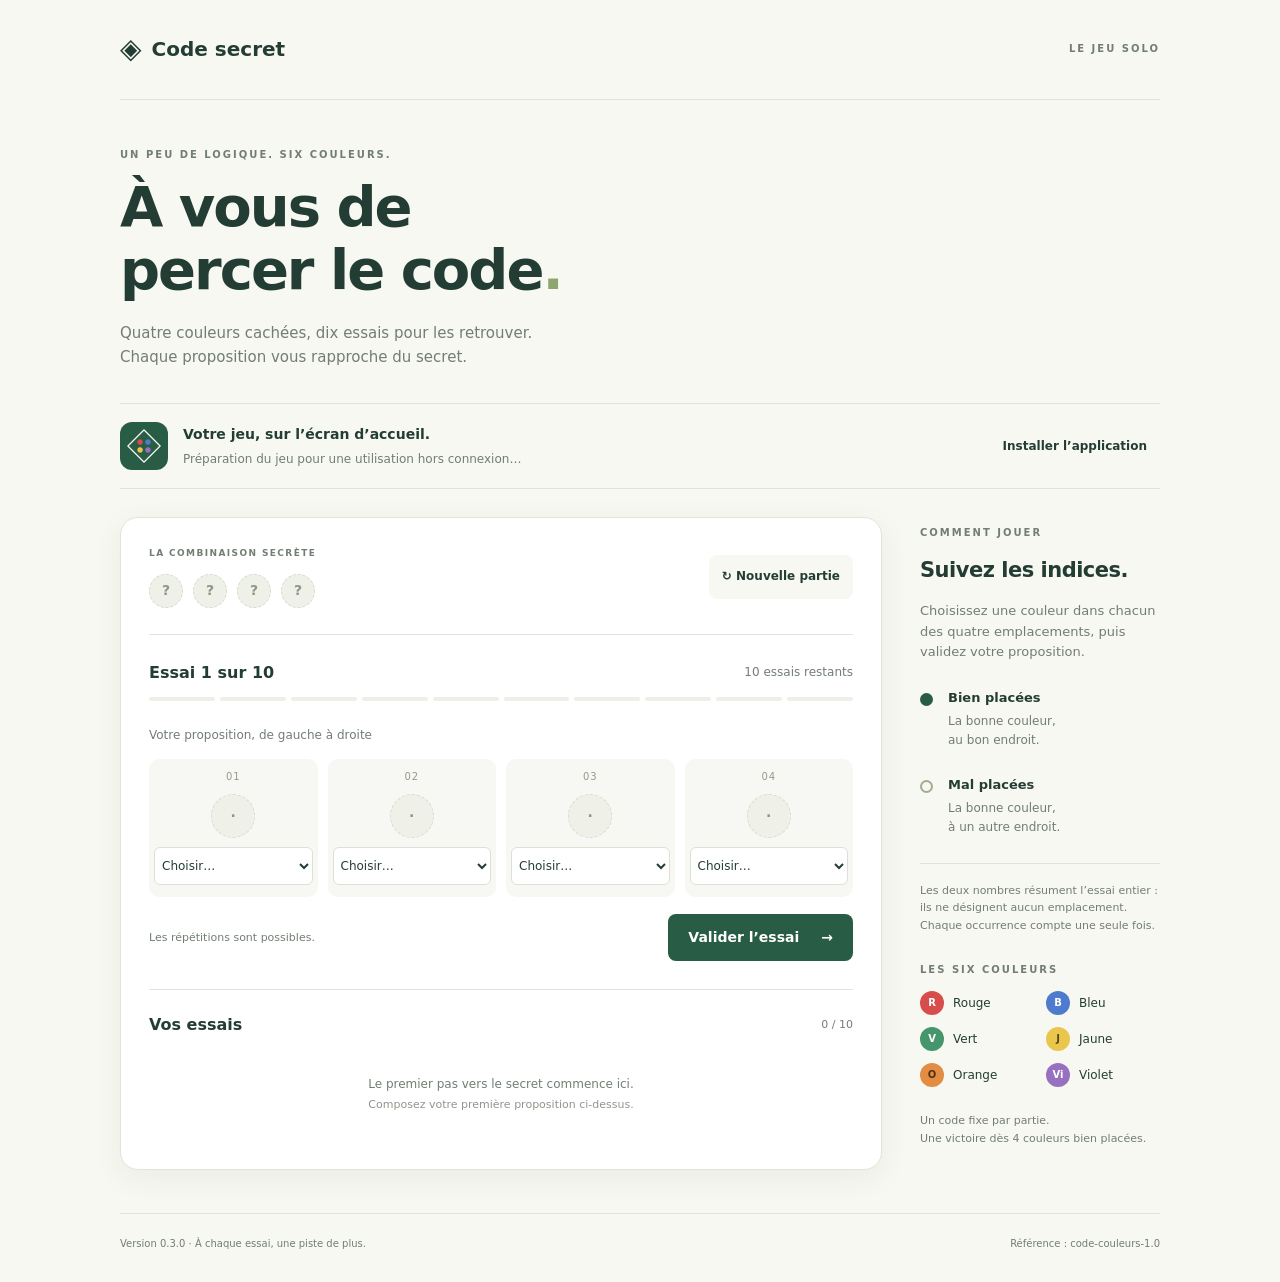
<file: index.html>
<!doctype html>
<html lang="fr">
<head>
  <meta charset="utf-8">
  <meta name="viewport" content="width=device-width, initial-scale=1">
  <meta name="application-version" content="0.3.0">
  <meta name="theme-color" content="#285c45">
  <meta name="apple-mobile-web-app-capable" content="yes">
  <meta name="apple-mobile-web-app-title" content="Code secret">
  <meta name="mobile-web-app-capable" content="yes">
  <title>Code secret — Jeu de couleurs</title>
  <link rel="manifest" href="manifest.webmanifest">
  <link rel="icon" type="image/svg+xml" href="assets/icon.svg">
  <link rel="apple-touch-icon" sizes="180x180" href="assets/apple-touch-icon.png">
  <link rel="stylesheet" href="style.css?v=0.3.0">
  <script src="engine.js?v=0.2.0" defer></script>
  <script src="api.js?v=0.2.0" defer></script>
  <script src="game.js?v=0.2.0-accords" defer></script>
  <script src="pwa.js?v=0.3.0" defer></script>
</head>
<body>
  <main>
    <header><a href="./index.html" class="brand"><span class="brand-mark" aria-hidden="true">◈</span> Code secret</a><span class="tag">LE JEU SOLO</span></header>
    <section class="intro"><p class="eyebrow">UN PEU DE LOGIQUE. SIX COULEURS.</p><h1>À vous de<br>percer le code<span>.</span></h1><p>Quatre couleurs cachées, dix essais pour les retrouver.<br>Chaque proposition vous rapproche du secret.</p></section>
    <section id="installation" class="install-panel" aria-label="Installer Code secret">
      <img src="assets/icon-192.png" width="48" height="48" alt="" class="install-icon">
      <div><h2>Votre jeu, sur l’écran d’accueil.</h2><p id="offline-status" role="status">Installez Code secret sur votre téléphone ou votre ordinateur.</p></div>
      <button id="install-open" type="button" class="secondary" aria-haspopup="dialog">Installer l’application</button>
    </section>
    <div class="layout">
      <section class="board" aria-label="Partie de Code secret">
        <div class="board-top"><div><p class="eyebrow">LA COMBINAISON SECRÈTE</p><div id="secret" class="secret" aria-label="Quatre couleurs cachées"></div></div><button id="restart" type="button" class="secondary">↻ Nouvelle partie</button></div>
        <div class="progress-heading"><h2 id="turn">Essai 1 sur 10</h2><span id="remaining">10 essais restants</span></div>
        <div id="progress" class="progress" aria-hidden="true"></div>
        <form id="guess-form" novalidate>
          <fieldset id="inputs"><legend>Votre proposition, de gauche à droite</legend><div id="slots" class="slots"></div></fieldset>
          <p id="error" role="alert" class="error"></p>
          <div class="submit-row"><span>Les répétitions sont possibles.</span><button id="submit" type="submit" class="primary">Valider l’essai <span aria-hidden="true">→</span></button></div>
        </form>
        <div id="result" role="status" aria-live="polite" class="result" hidden></div>
        <div class="history-heading"><h2>Vos essais</h2><span id="history-count">0 / 10</span></div>
        <p id="empty" class="empty">Le premier pas vers le secret commence ici.<br><span>Composez votre première proposition ci-dessus.</span></p>
        <div id="history" class="history" aria-label="Historique des essais"></div>
      </section>
      <aside>
        <section class="guide"><p class="eyebrow">COMMENT JOUER</p><h2>Suivez les indices.</h2><p>Choisissez une couleur dans chacun des quatre emplacements, puis validez votre proposition.</p><div class="hint"><span class="hint-symbol filled" aria-hidden="true"></span><div><h3>Bien placées</h3><p>La bonne couleur,<br>au bon endroit.</p></div></div><div class="hint"><span class="hint-symbol outline" aria-hidden="true"></span><div><h3>Mal placées</h3><p>La bonne couleur,<br>à un autre endroit.</p></div></div><p class="note">Les deux nombres résument l’essai entier : ils ne désignent aucun emplacement. Chaque occurrence compte une seule fois.</p></section>
        <section class="palette-guide"><p class="eyebrow">LES SIX COULEURS</p><div id="palette" class="palette"></div></section>
        <p class="small-note">Un code fixe par partie.<br>Une victoire dès 4 couleurs bien placées.</p>
      </aside>
    </div>
    <footer><span>Version 0.3.0 · À chaque essai, une piste de plus.</span><span>Référence : code-couleurs-1.0</span></footer>
  </main>
  <dialog id="install-dialog" aria-labelledby="install-title" aria-describedby="install-message">
    <form method="dialog" class="dialog-close"><button class="secondary" aria-label="Fermer le guide d’installation">Fermer ×</button></form>
    <div class="install-heading"><img src="assets/icon-192.png" width="64" height="64" alt=""><div><p class="eyebrow">VOTRE PROCHAINE PAUSE LOGIQUE</p><h2 id="install-title">Installer Code secret</h2></div></div>
    <p id="install-message" role="status"></p>
    <button id="install-native" type="button" class="primary" hidden>Installer sur cet appareil</button>
    <div class="install-steps">
      <section><h3>Android · Chrome</h3><p>Ouvrez le menu ⋮, choisissez « Installer l’application » ou « Ajouter à l’écran d’accueil », puis confirmez l’installation.</p></section>
      <section><h3>iPhone ou iPad · Safari</h3><p>Ouvrez le menu de partage, puis « Sur l’écran d’accueil ». Activez « Ouvrir comme app web » si l’option est proposée, puis touchez « Ajouter ».</p></section>
      <section><h3>Ordinateur · Chrome ou Edge</h3><p>Choisissez l’icône d’installation dans la barre d’adresse, ou l’option d’installation du menu du navigateur. Sur Mac avec Safari, utilisez « Fichier » → « Ajouter au Dock » si disponible.</p></section>
    </div>
    <p class="install-note">Les intitulés varient selon la version du navigateur. Si aucune option n’est proposée, continuez à jouer dans le navigateur.</p>
    <section class="qr-panel" aria-label="Ouvrir le jeu sur un téléphone">
      <a href="https://leelee-heg.github.io/code-secret/?installer=1" aria-label="Ouvrir le jeu et son guide d’installation"><img src="assets/qr-code-secret.png" width="180" height="180" alt="QR code vers Code secret et son guide d’installation"></a>
      <div><h3>Scannez, ouvrez, installez.</h3><p>Avec l’appareil photo de votre téléphone, scannez ce QR code. Le jeu s’ouvre avec ce guide d’installation.</p><a href="assets/qr-code-secret.png" download="code-secret-qr.png">Télécharger le QR code</a><p><a href="https://leelee-heg.github.io/code-secret/?installer=1">Ouvrir le lien d’installation</a></p></div>
    </section>
  </dialog>
</body>
</html>
</file>
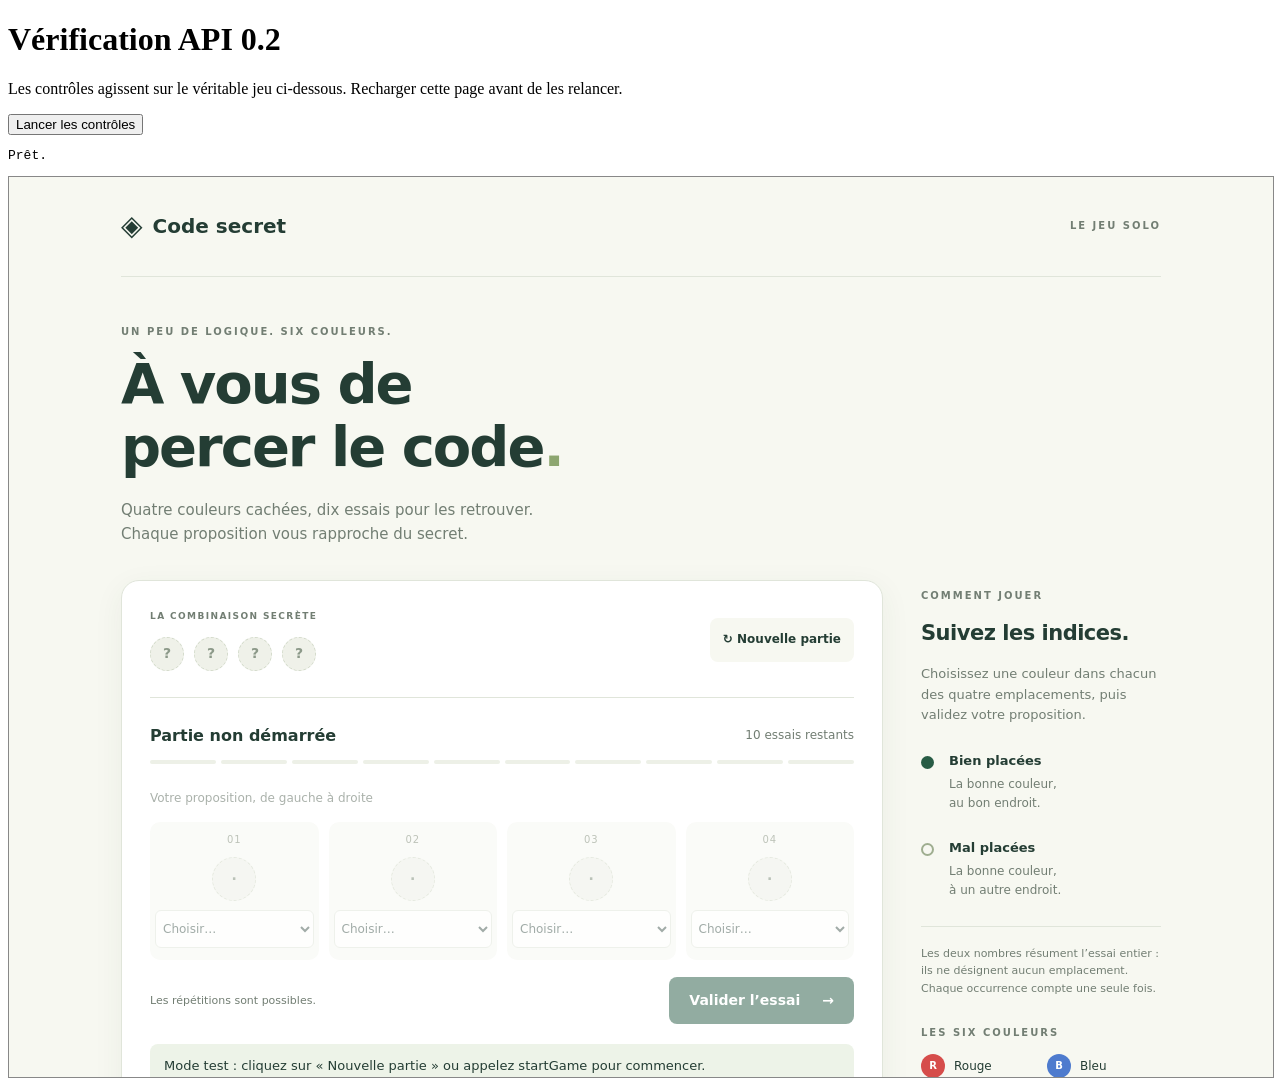
<file: tests-api.html>
<!doctype html>
<html lang="fr">
<head><meta charset="utf-8"><meta name="viewport" content="width=device-width,initial-scale=1"><title>Vérification API 0.2</title></head>
<body>
  <h1>Vérification API 0.2</h1>
  <p>Les contrôles agissent sur le véritable jeu ci-dessous. Recharger cette page avant de les relancer.</p>
  <button id="run" disabled>Lancer les contrôles</button>
  <pre id="output" role="status" aria-live="polite">Chargement des deux modes…</pre>
  <iframe id="test-game" src="index.html?autre=conserve&amp;test=1" title="Jeu en mode test" style="width:100%;height:900px;border:1px solid #888"></iframe>
  <iframe id="normal-game" src="index.html" title="Jeu normal" hidden></iframe>
  <script src="api-checks.js"></script>
  <script src="tests-browser.js?v=0.3.0"></script>
</body>
</html>
</file>
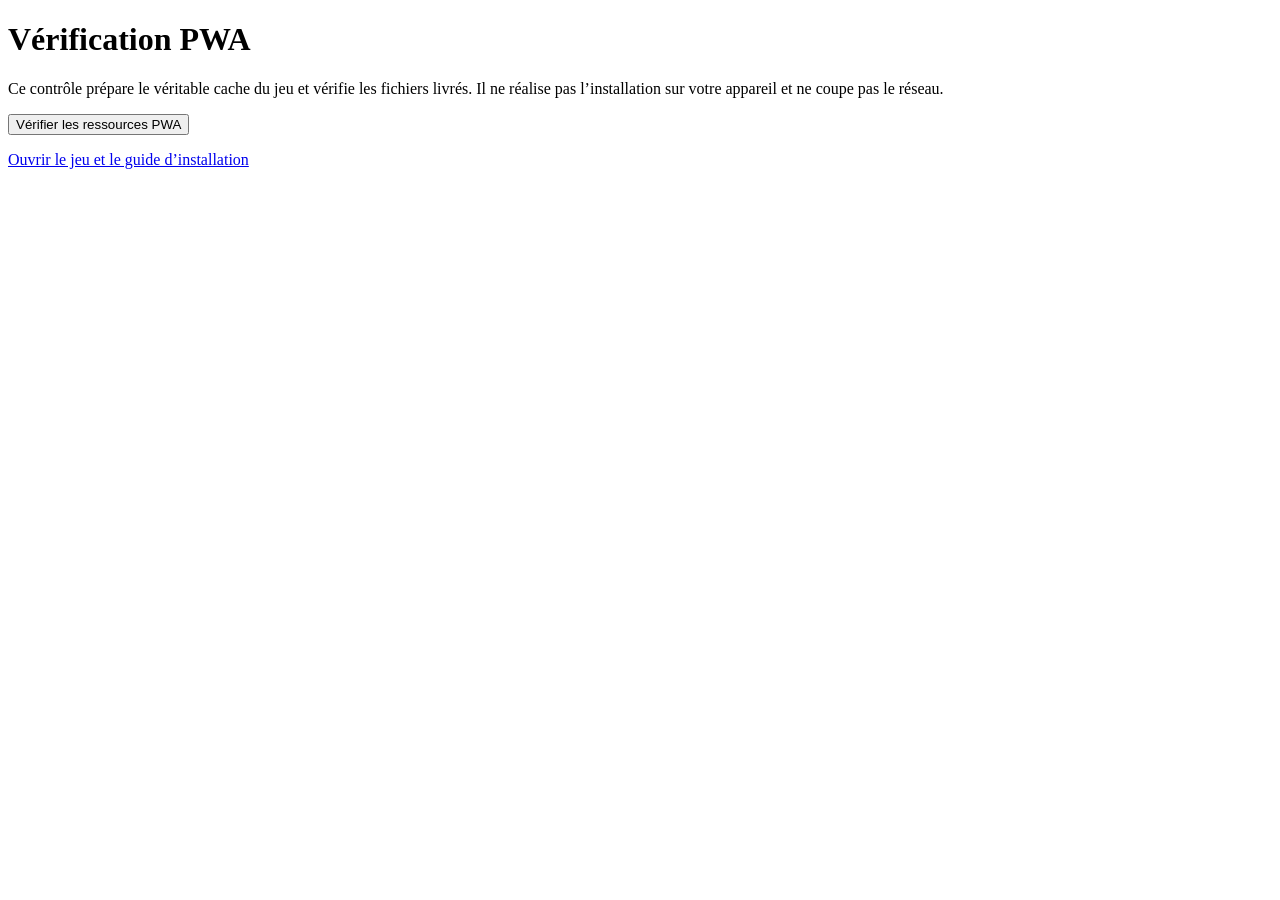
<file: tests-pwa.html>
<!doctype html>
<html lang="fr">
<head><meta charset="utf-8"><meta name="viewport" content="width=device-width,initial-scale=1"><title>Vérification PWA — Code secret</title></head>
<body>
  <h1>Vérification PWA</h1>
  <p>Ce contrôle prépare le véritable cache du jeu et vérifie les fichiers livrés. Il ne réalise pas l’installation sur votre appareil et ne coupe pas le réseau.</p>
  <button id="run-pwa">Vérifier les ressources PWA</button>
  <pre id="pwa-output" role="status" aria-live="polite"></pre>
  <p><a href="./?installer=1">Ouvrir le jeu et le guide d’installation</a></p>
  <script src="tests-pwa-browser.js"></script>
</body>
</html>
</file>
<file: style.css>
:root{color-scheme:light;--ink:#243d34;--muted:#727e73;--accent:#285c45;--line:#e0e5da;--paper:#f7f8f1;--rouge:#d64d4b;--bleu:#4e7bce;--vert:#45966d;--jaune:#eac64c;--orange:#e28d43;--violet:#9771bf}
*{box-sizing:border-box}body{margin:0;background:var(--paper);color:var(--ink);font-family:'DM Sans',system-ui,sans-serif;font-size:14px;line-height:1.6}main{max-width:1120px;padding:0 40px;margin:auto}header{display:flex;justify-content:space-between;align-items:center;padding:27px 0;border-bottom:1px solid var(--line)}.brand{display:flex;align-items:center;gap:10px;color:var(--ink);font-size:20px;font-weight:700;text-decoration:none}.brand-mark{font-size:28px}.tag,.eyebrow{font-size:10px;letter-spacing:2px;font-weight:700}.tag{color:var(--muted)}.intro{padding:47px 0 34px}.eyebrow{margin:0 0 13px;color:var(--muted)}h1{font-family:Manrope,system-ui,sans-serif;font-size:clamp(38px,5vw,56px);line-height:1.12;letter-spacing:-2px;font-weight:800;margin:0 0 20px}h1 span{color:#8da670}.intro>p:last-child{color:var(--muted);margin:0;font-size:15px}.layout{display:grid;grid-template-columns:minmax(0,1fr) 240px;gap:38px;align-items:start}.board{background:#fff;border:1px solid var(--line);border-radius:18px;padding:28px;box-shadow:0 8px 30px #2e4c3210}.board-top{display:flex;justify-content:space-between;align-items:center;gap:15px;padding-bottom:26px;border-bottom:1px solid var(--line)}.board-top .eyebrow{letter-spacing:1.4px;font-size:9px}.secret{display:flex;gap:10px}.bead{display:inline-flex;flex-shrink:0;align-items:center;justify-content:center;width:44px;height:44px;border-radius:50%;font-weight:700;color:#fff;box-shadow:inset 0 -3px 0 #00000012}.bead.unselected{color:#8c9989;background:#eff1e9;box-shadow:none;border:1px dashed #d4dbcb}.secret .bead{width:34px;height:34px}.rouge{background:var(--rouge)}.bleu{background:var(--bleu)}.vert{background:var(--vert)}.jaune{background:var(--jaune);color:#594b17}.orange{background:var(--orange);color:#4f3014}.violet{background:var(--violet)}button,select{font:inherit}button{cursor:pointer;border:0;min-height:44px;border-radius:8px;font-weight:600;transition:background .15s}.secondary{background:var(--paper);color:var(--ink);padding:8px 13px;font-size:12px}.secondary:hover{background:#e9ede1}.primary{padding:12px 20px;background:var(--accent);color:white;display:flex;align-items:center;gap:22px}.primary:hover{background:#1f4936}button:disabled{cursor:default;opacity:.5}:focus-visible{outline:3px solid #8ea876;outline-offset:3px}.progress-heading{display:flex;justify-content:space-between;align-items:center;gap:10px;margin-top:25px}h2{font-family:Manrope,system-ui,sans-serif;font-size:16px;font-weight:700;margin:0}.progress-heading>span{font-size:12px;color:var(--muted)}.progress{display:flex;gap:5px;margin:12px 0 25px}.progress span{height:4px;border-radius:4px;flex:1;background:#edf0e7}.progress .used{background:#6d9062}fieldset{border:0;padding:0;margin:0;min-width:0}legend{font-size:12px;color:var(--muted);padding:0;margin-bottom:14px}.slots{display:grid;grid-template-columns:repeat(4,minmax(0,1fr));gap:10px}.slot{background:#f7f8f3;border-radius:10px;display:flex;align-items:center;flex-direction:column;padding:10px 5px 12px;gap:9px}.position{font-size:10px;color:#929c8b;letter-spacing:1px}select{width:100%;font-size:12px;color:var(--ink);border:1px solid #dbe1d5;background:#fff;border-radius:6px;padding:8px 3px;min-height:38px}fieldset:disabled{opacity:.6}.submit-row{display:flex;justify-content:space-between;align-items:center;gap:12px;margin-top:17px}.submit-row>span{font-size:11px;color:var(--muted)}.error{color:#b13430;margin:10px 0 0;font-size:12px}.error:empty{display:none}.result{background:#edf3e8;border-radius:8px;padding:12px 14px;margin-top:20px;font-size:13px}.history-heading{display:flex;justify-content:space-between;align-items:center;margin-top:28px;border-top:1px solid var(--line);padding-top:22px}.history-heading>span{color:var(--muted);font-size:11px}.empty{text-align:center;color:var(--muted);padding:26px 0 15px;font-size:12px}.empty>span{font-size:11px;color:#8e978a}.history-row{display:grid;grid-template-columns:22px 1fr auto;align-items:center;gap:12px;padding:17px 0;border-bottom:1px solid #edf0e8}.history-row:last-child{border:0;padding-bottom:0}.row-number{font-size:11px;color:var(--muted)}.row-colors{display:flex;gap:8px}.row-colors .bead{width:28px;height:28px;font-size:10px}.row-hints{font-size:11px;display:flex;flex-direction:column;gap:2px}.row-hints span:last-child{color:var(--muted)}aside{padding-top:8px}.guide h2{font-size:21px;letter-spacing:-.5px;margin-bottom:12px}.guide>p:not(.eyebrow){font-size:13px;color:var(--muted)}.hint{display:flex;gap:15px;margin:25px 0;align-items:flex-start}.hint-symbol{display:block;width:13px;height:13px;border-radius:50%;margin-top:5px;flex-shrink:0}.filled{background:var(--accent)}.outline{border:2px solid #9fae90}h3{font-size:13px;margin:0 0 3px}.hint p{font-size:12px;color:var(--muted);margin:0}.guide .note{font-size:11px!important;border-top:1px solid var(--line);padding-top:18px}.palette-guide{margin-top:28px}.palette{display:grid;grid-template-columns:1fr 1fr;gap:12px}.palette-item{display:flex;align-items:center;gap:9px;font-size:12px}.palette .bead{width:24px;height:24px;font-size:10px;box-shadow:none}.small-note{font-size:11px;color:var(--muted);margin-top:25px}footer{display:flex;justify-content:space-between;gap:12px;border-top:1px solid var(--line);margin-top:43px;padding:22px 0 30px;color:var(--muted);font-size:10px} [hidden]{display:none!important}
@media(max-width:800px){main{padding:0 22px}.layout{grid-template-columns:minmax(0,1fr);gap:28px}aside{display:grid;grid-template-columns:minmax(0,1.2fr) minmax(0,1fr);gap:20px}.palette-guide{margin-top:0}.small-note{grid-column:1/-1;margin-top:0}.intro{padding-top:32px}.board{padding:22px}}
@media(max-width:440px){main{padding:0 14px}.board{padding:16px}.board-top{align-items:flex-start;gap:8px}.secondary{max-width:112px;line-height:1.4}.slots{gap:6px}.slot{padding:8px 3px}.bead{width:36px;height:36px}.submit-row{align-items:stretch;flex-direction:column}.primary{justify-content:center}aside{grid-template-columns:1fr}.small-note{margin:0}.history-row{gap:6px}.row-colors{gap:5px}.row-colors .bead{width:24px;height:24px}.row-hints{font-size:10px}footer{flex-direction:column}.tag{font-size:9px}.progress-heading>span{font-size:11px}}
.install-panel{display:flex;align-items:center;gap:15px;margin:0 0 28px;padding:18px 0;border-top:1px solid var(--line);border-bottom:1px solid var(--line)}
.install-panel>div{flex:1;min-width:0}.install-panel h2{font-size:14px}.install-panel p{font-size:12px;color:var(--muted);margin:4px 0 0}.install-icon,.install-heading img{border-radius:12px;flex-shrink:0}.install-panel .secondary{max-width:none;flex-shrink:0}
dialog{color:var(--ink);background:var(--paper);border:1px solid var(--line);border-radius:18px;width:min(620px,calc(100% - 28px));max-height:calc(100dvh - 40px);padding:24px;overflow:auto}dialog::backdrop{background:#16291fcc}.dialog-close{display:flex;justify-content:flex-end;margin:0 0 10px}.install-heading{display:flex;gap:16px;align-items:center}.install-heading .eyebrow{font-size:9px;letter-spacing:1px;margin-bottom:4px}.install-heading h2{font-size:23px}.install-steps{display:grid;gap:16px;margin:24px 0 16px}.install-steps p,.install-note,#install-message,.qr-panel p{font-size:13px;color:var(--muted)}#install-message{margin:18px 0}#install-native{margin:0 0 18px}.install-steps h3{font-size:14px}.install-steps p{margin:4px 0 0}.install-note{font-size:12px}.qr-panel{display:flex;align-items:center;gap:22px;border-top:1px solid var(--line);padding-top:20px;margin-top:20px}.qr-panel img{display:block;max-width:100%;height:auto;background:white}.qr-panel>a{flex:0 0 180px}.qr-panel p{margin:7px 0}.qr-panel a{color:var(--accent);overflow-wrap:anywhere}.qr-panel div>a{font-size:13px}
@media(max-width:550px){.install-panel{flex-wrap:wrap}.install-panel .secondary{margin-left:63px}.install-heading h2{font-size:20px}.qr-panel{flex-direction:column;align-items:flex-start;gap:14px}.qr-panel>a{flex:auto}.dialog-close .secondary{max-width:none}dialog{padding:18px}.install-heading .eyebrow{letter-spacing:.6px}.install-heading img{width:52px;height:52px}}
</file>
